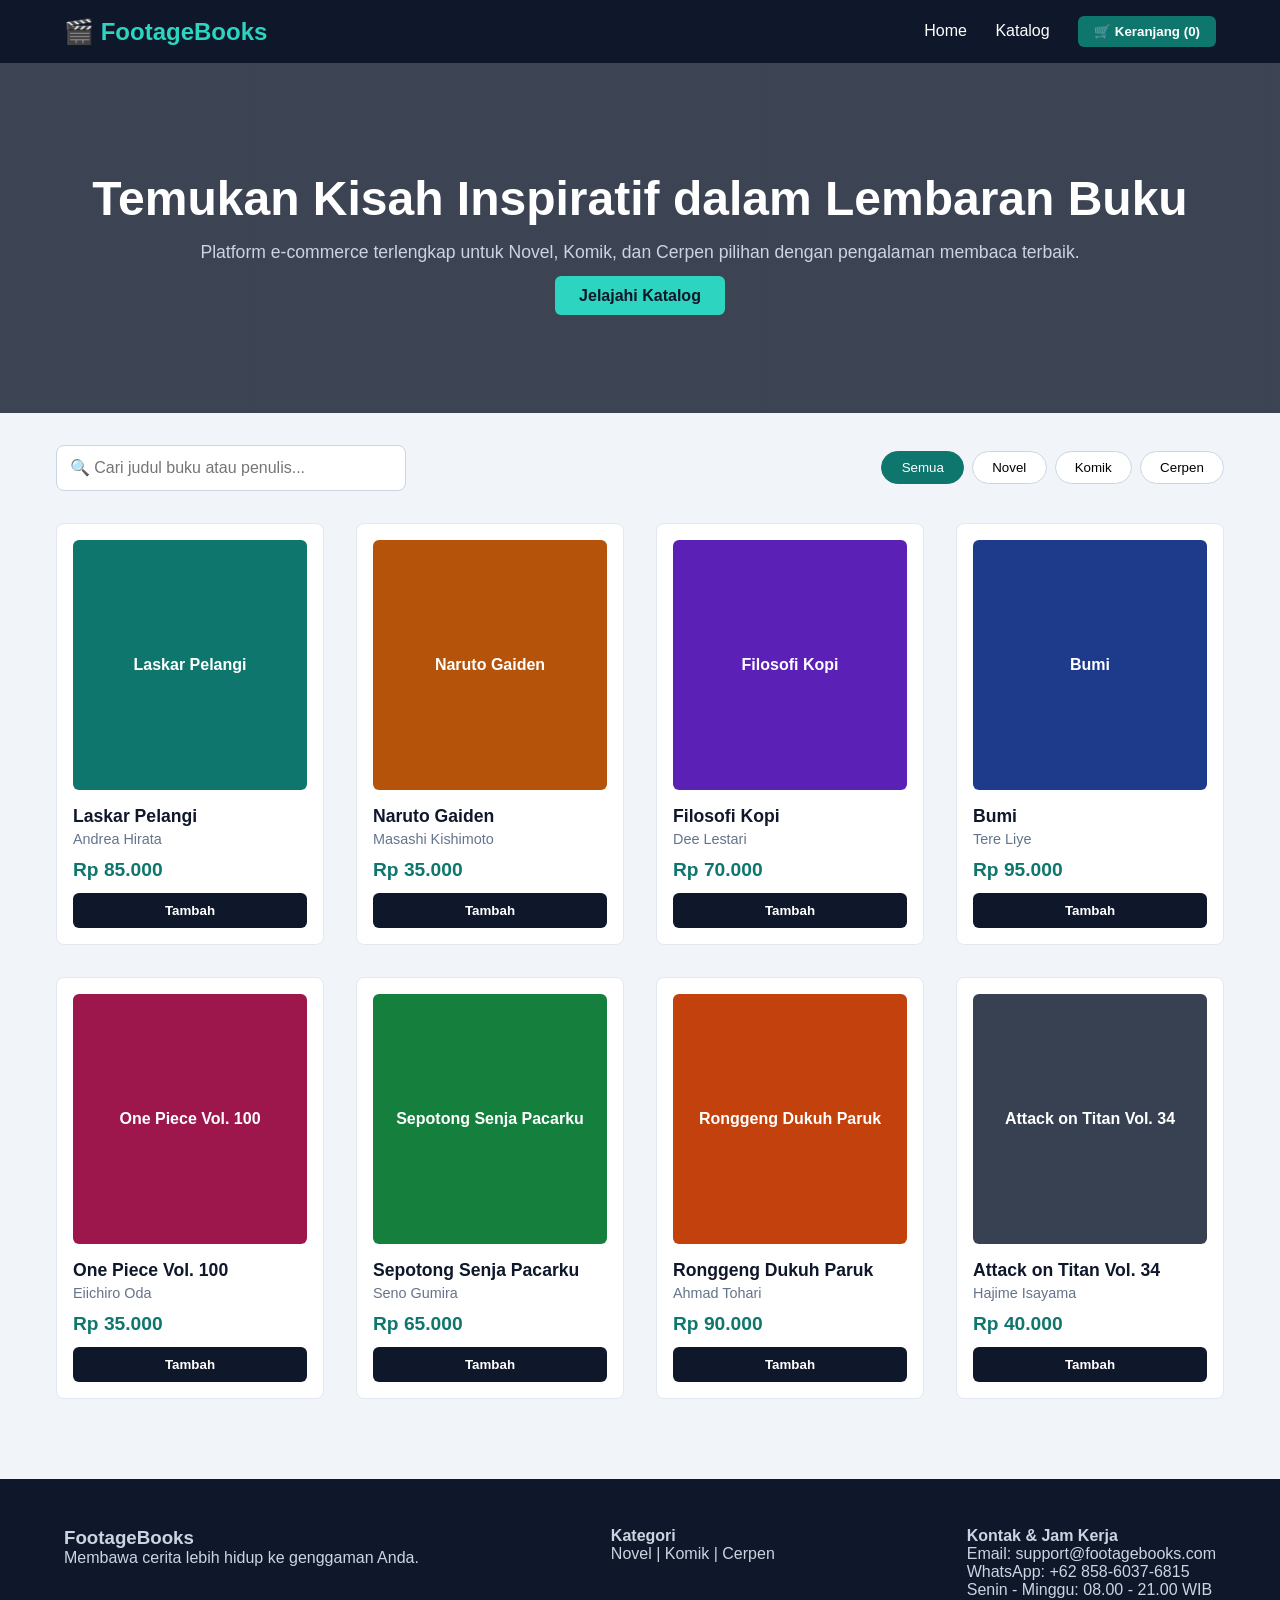
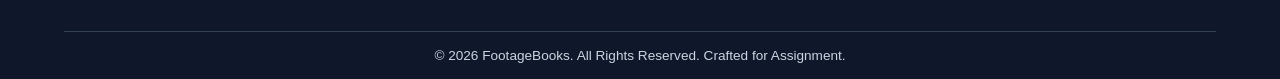
<file: index.html>
<!DOCTYPE html>
<html lang="id">
<head>
    <meta charset="UTF-8">
    <meta name="viewport" content="width=device-width, initial-scale=1.0">
    <title>FootageBooks - Toko Buku Online Modern</title>
    <link rel="stylesheet" href="css/style.css">
    
    <script async src="https://www.googletagmanager.com/gtag/js?id=G-DUMMY123"></script>
    <script>
      window.dataLayer = window.dataLayer || [];
      function gtag(){dataLayer.push(arguments);}
      gtag('js', new Date());
      gtag('config', 'G-DUMMY123');
    </script>
</head>
<body>

    <header>
        <div class="logo">🎬 FootageBooks</div>
        <nav class="nav-links">
            <a href="#hero">Home</a>
            <a href="#katalog">Katalog</a>
            <button id="cart-btn">🛒 Keranjang (<span id="cart-count">0</span>)</button>
        </nav>
    </header>

    <section id="hero" class="hero-banner">
        <div class="hero-content">
            <h1>Temukan Kisah Inspiratif dalam Lembaran Buku</h1>
            <p>Platform e-commerce terlengkap untuk Novel, Komik, dan Cerpen pilihan dengan pengalaman membaca terbaik.</p>
            <a href="#katalog" class="btn-hero">Jelajahi Katalog</a>
        </div>
    </section>

    <div class="container" id="katalog">
        
        <div class="toolbar">
            <input type="text" id="search-input" placeholder="🔍 Cari judul buku atau penulis..." oninput="filterDanCari()">
            <div class="categories">
                <button class="cat-btn active" onclick="filterKategori('semua', event)">Semua</button>
                <button class="cat-btn" onclick="filterKategori('Novel', event)">Novel</button>
                <button class="cat-btn" onclick="filterKategori('Komik', event)">Komik</button>
                <button class="cat-btn" onclick="filterKategori('Cerpen', event)">Cerpen</button>
            </div>
        </div>

        <main class="book-grid" id="book-display">
            </main>
    </div>

    <div class="modal" id="product-modal">
        <div class="modal-content">
            <span class="close-modal" onclick="closeModal()">&times;</span>
            <div class="modal-body" id="modal-body-content">
                </div>
        </div>
    </div>

    <div class="cart-overlay" id="cart-overlay"></div>
    <div class="cart-sidebar" id="cart-sidebar">
        <div class="cart-header">
            <h3>Keranjang Belanja</h3>
            <button class="close-cart" id="close-cart">&times;</button>
        </div>
        
        <div class="cart-items" id="cart-items-container"></div>
        
        <form class="checkout-form" id="order-form" onsubmit="prosesCheckout(event)">
            <h4>Data Pengiriman & Pembayaran</h4>
            <input type="text" id="buyer-name" placeholder="Nama Lengkap" required>
            <textarea id="buyer-address" placeholder="Alamat Lengkap Pengiriman" required></textarea>
            
            <label>Metode Pembayaran (Simulasi Midtrans):</label>
            <select id="payment-method" required>
                <option value="COD (Bayar di Tempat)">💵 COD (Bayar di Tempat)</option>
                <option value="Midtrans - Bank Transfer (BCA)">🏦 Bank Transfer (Virtual Account BCA)</option>
                <option value="Midtrans - E-Wallet (Gopay/Dana)">📱 QRIS / Gopay / Dana</option>
            </select>

            <div class="cart-footer">
                <div class="total-price">
                    <span>Total:</span>
                    <span id="cart-total">Rp 0</span>
                </div>
                <button type="submit" class="btn-checkout">Bayar Sekarang</button>
            </div>
        </form>
    </div>

    <footer>
        <div class="footer-content">
            <div>
                <h3>FootageBooks</h3>
                <p>Membawa cerita lebih hidup ke genggaman Anda.</p>
            </div>
            <div>
                <h4>Kategori</h4>
                <p>Novel | Komik | Cerpen</p>
            </div>
            <div>
                <h4>Kontak & Jam Kerja</h4>
                <p>Email: support@footagebooks.com<br>WhatsApp: +62 858-6037-6815<br>Senin - Minggu: 08.00 - 21.00 WIB</p>
            </div>
        </div>
        <div class="footer-bottom">
            &copy; 2026 FootageBooks. All Rights Reserved. Crafted for Assignment.
        </div>
    </footer>

    <script src="js/app.js"></script>
</body>
</html>
</file>
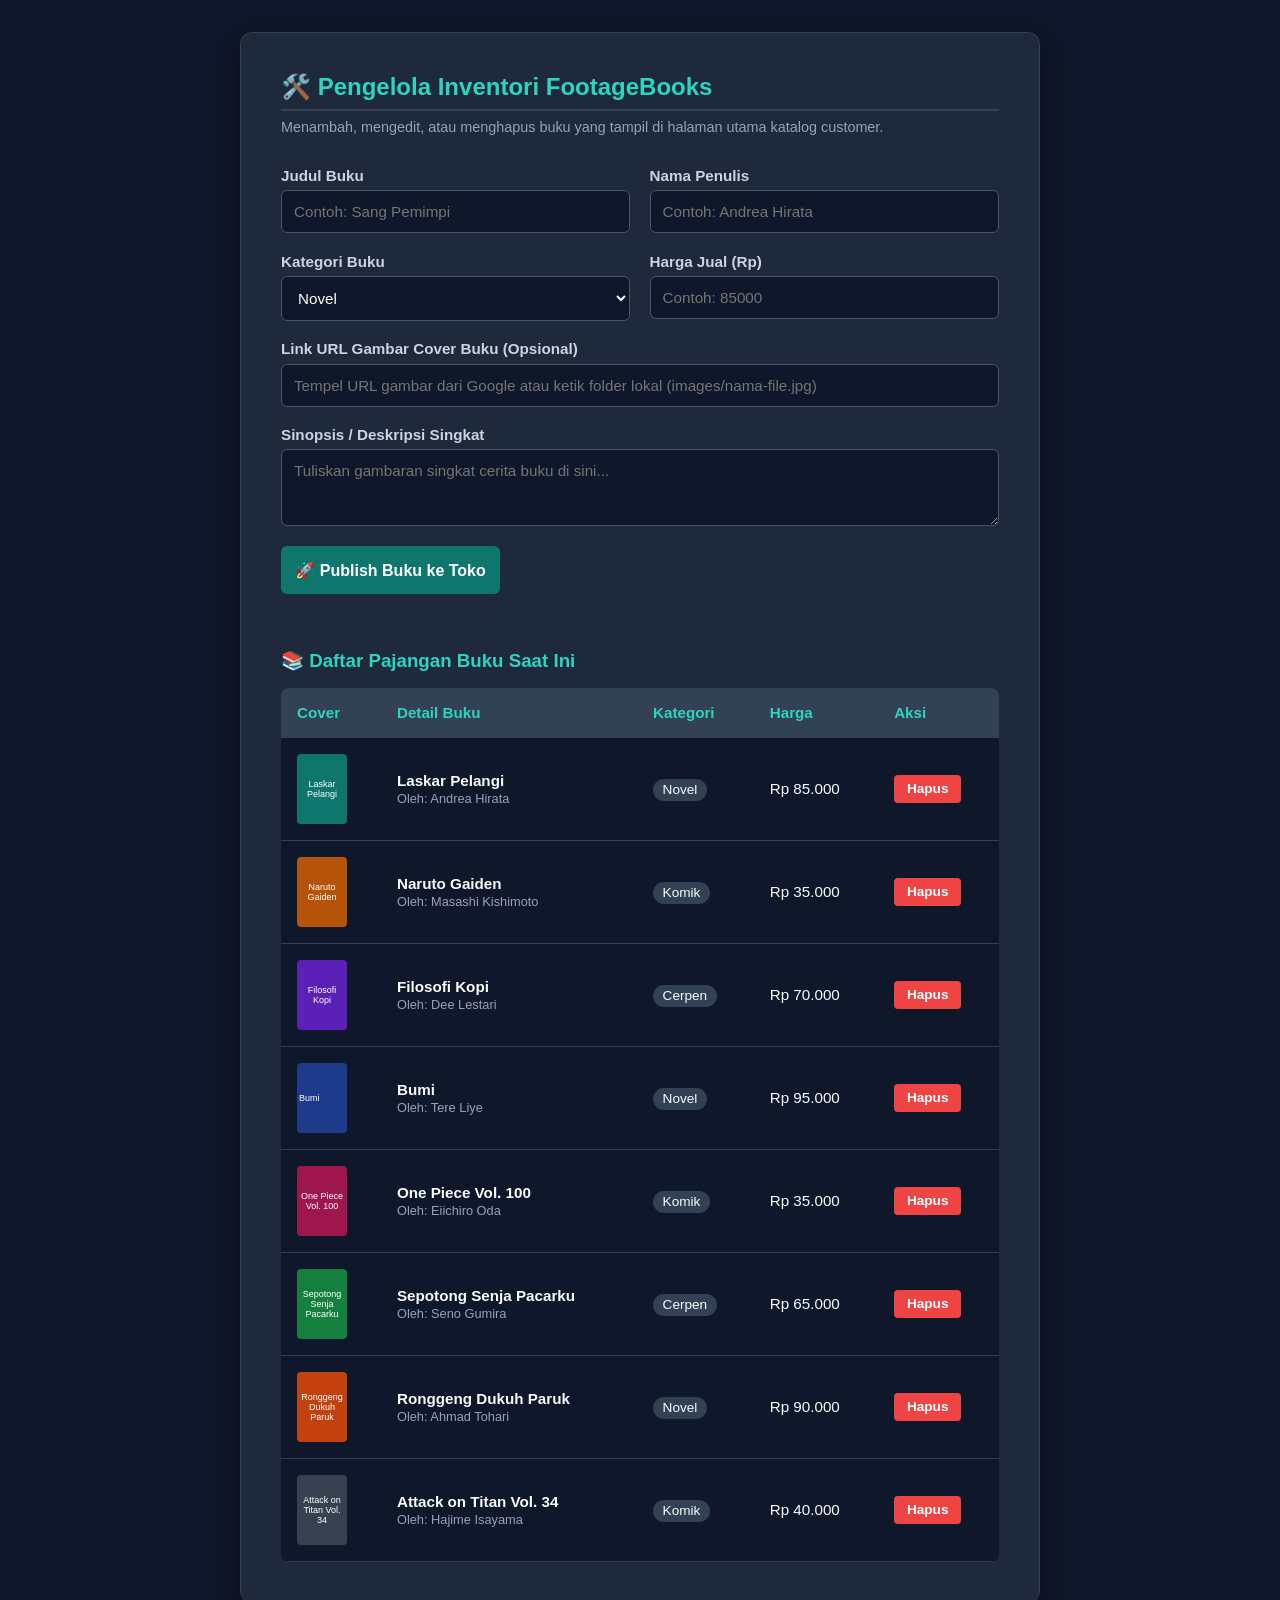
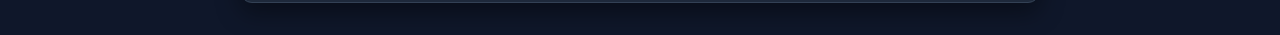
<file: admin.html>
<!DOCTYPE html>
<html lang="id">
<head>
    <meta charset="UTF-8">
    <meta name="viewport" content="width=device-width, initial-scale=1.0">
    <title>FootageBooks - Ruang Pengelola Admin</title>
    <style>
        :root {
            --primary: #0f172a;
            --accent: #0f766e;
            --accent-hover: #14b8a6;
            --bg-dark: #1e293b;
            --text-light: #f8fafc;
        }

        * {
            margin: 0;
            padding: 0;
            box-sizing: border-box;
            font-family: 'Segoe UI', Tahoma, Geneva, Verdana, sans-serif;
        }

        body {
            background-color: var(--primary);
            color: var(--text-light);
            padding: 2rem 1rem;
        }

        .admin-box {
            max-width: 800px;
            margin: 0 auto;
            background: var(--bg-dark);
            padding: 2.5rem;
            border-radius: 12px;
            box-shadow: 0 10px 25px rgba(0,0,0,0.4);
            border: 1px solid #334155;
        }

        h2 {
            color: #2dd4bf;
            margin-bottom: 0.5rem;
            border-bottom: 2px solid #334155;
            padding-bottom: 0.5rem;
        }

        .sub-title {
            color: #94a3b8;
            font-size: 0.9rem;
            margin-bottom: 2rem;
        }

        .form-grid {
            display: grid;
            grid-template-columns: 1fr;
            gap: 1.2rem;
        }

        @media (min-width: 768px) {
            .form-grid {
                grid-template-columns: 1fr 1fr;
            }
            .full-width {
                grid-column: 1 / -1;
            }
        }

        .form-group label {
            display: block;
            margin-bottom: 0.4rem;
            font-weight: 600;
            color: #cbd5e1;
            font-size: 0.95rem;
        }

        .form-group input, .form-group select, .form-group textarea {
            width: 100%;
            padding: 0.75rem;
            background: var(--primary);
            border: 1px solid #475569;
            color: white;
            border-radius: 6px;
            font-size: 0.95rem;
            transition: 0.2s;
        }

        .form-group input:focus, .form-group select:focus, .form-group textarea:focus {
            border-color: #2dd4bf;
            outline: none;
        }

        .btn-save {
            background: var(--accent);
            color: white;
            border: none;
            padding: 0.9rem;
            border-radius: 6px;
            cursor: pointer;
            font-weight: bold;
            font-size: 1rem;
            transition: 0.2s;
            margin-top: 1rem;
        }

        .btn-save:hover {
            background: var(--accent-hover);
        }

        /* Tabel Inventori */
        .table-section {
            margin-top: 3.5rem;
        }

        .table-section h3 {
            color: #2dd4bf;
            margin-bottom: 1rem;
        }

        .table-wrapper {
            overflow-x: auto;
        }

        table {
            width: 100%;
            border-collapse: collapse;
            background: var(--primary);
            border-radius: 8px;
            overflow: hidden;
        }

        th, td {
            padding: 1rem;
            text-align: left;
            border-bottom: 1px solid #334155;
            font-size: 0.95rem;
        }

        th {
            background: #334155;
            color: #2dd4bf;
            font-weight: 600;
        }

        td img {
            border-radius: 4px;
            object-fit: cover;
        }

        .btn-del {
            background: #ef4444;
            color: white;
            border: none;
            padding: 0.4rem 0.8rem;
            border-radius: 4px;
            cursor: pointer;
            font-weight: 600;
            font-size: 0.85rem;
            transition: 0.2s;
        }

        .btn-del:hover {
            background: #dc2626;
        }
    </style>
</head>
<body>

<div class="admin-box">
    <h2>🛠️ Pengelola Inventori FootageBooks</h2>
    <p class="sub-title">Menambah, mengedit, atau menghapus buku yang tampil di halaman utama katalog customer.</p>
    
    <!-- FORM INPUT PRODUK BARU -->
    <div class="form-grid">
        <div class="form-group">
            <label for="title">Judul Buku</label>
            <input type="text" id="title" placeholder="Contoh: Sang Pemimpi">
        </div>
        
        <div class="form-group">
            <label for="author">Nama Penulis</label>
            <input type="text" id="author" placeholder="Contoh: Andrea Hirata">
        </div>
        
        <div class="form-group">
            <label for="category">Kategori Buku</label>
            <select id="category">
                <option value="Novel">Novel</option>
                <option value="Komik">Komik</option>
                <option value="Cerpen">Cerpen</option>
            </select>
        </div>
        
        <div class="form-group">
            <label for="price">Harga Jual (Rp)</label>
            <input type="number" id="price" placeholder="Contoh: 85000">
        </div>
        
        <div class="form-group full-width">
            <label for="image">Link URL Gambar Cover Buku (Opsional)</label>
            <input type="text" id="image" placeholder="Tempel URL gambar dari Google atau ketik folder lokal (images/nama-file.jpg)">
        </div>

        <div class="form-group full-width">
            <label for="desc">Sinopsis / Deskripsi Singkat</label>
            <textarea id="desc" rows="3" placeholder="Tuliskan gambaran singkat cerita buku di sini..."></textarea>
        </div>
    </div>
    
    <button class="btn-save" onclick="tambahBukuKeToko()">🚀 Publish Buku ke Toko</button>

    <!-- TABEL MONITORING STOK -->
    <div class="table-section">
        <h3>📚 Daftar Pajangan Buku Saat Ini</h3>
        <div class="table-wrapper">
            <table>
                <thead>
                    <tr>
                        <th>Cover</th>
                        <th>Detail Buku</th>
                        <th>Kategori</th>
                        <th>Harga</th>
                        <th>Aksi</th>
                    </tr>
                </thead>
                <tbody id="admin-table-body">
                    <!-- Data buku di-render otomatis dari JavaScript -->
                </tbody>
            </table>
        </div>
    </div>
</div>

<script>
    // Database Default awal jika localStorage masih kosong (Sama dengan app.js)
    const defaultInitial = [
        { id: 1, title: "Laskar Pelangi", author: "Andrea Hirata", price: 85000, category: "Novel", color: "#0f766e", image: "", desc: "Kisah inspiratif perjuangan 10 anak Belitung mengejar mimpi lewat jalur pendidikan formal di tengah keterbatasan." },
        { id: 2, title: "Naruto Gaiden", author: "Masashi Kishimoto", price: 35000, category: "Komik", color: "#b45309", image: "", desc: "Petualangan seru generasi baru ninja Konoha yang dipimpin oleh Sarada Uchiha mencari jati dirinya." },
        { id: 3, title: "Filosofi Kopi", author: "Dee Lestari", price: 70000, category: "Cerpen", color: "#5b21b6", image: "", desc: "Kumpulan cerita pendek penuh makna tentang persahabatan, cinta, dan secangkir kopi hitam yang jujur." },
        { id: 4, title: "Bumi", author: "Tere Liye", price: 95000, category: "Novel", color: "#1e3a8a", image: "", desc: "Dunia paralel fantasi yang menegangkan mengenai petualangan tiga remaja SMA yang memiliki kekuatan unik." }
    ];

    let currentData = JSON.parse(localStorage.getItem('footage_books_data')) || defaultInitial;

    // Fungsi menyimpan perubahan data ke local storage dan me-refresh tabel admin
    function sinkronkanData() {
        localStorage.setItem('footage_books_data', JSON.stringify(currentData));
        renderTabelAdmin();
    }

    // Fungsi merender list buku ke dalam baris tabel
    function renderTabelAdmin() {
        const tbody = document.getElementById('admin-table-body');
        tbody.innerHTML = "";
        
        if (currentData.length === 0) {
            tbody.innerHTML = "<tr><td colspan='5' style='text-align:center; color:#94a3b8; padding: 2rem;'>Belum ada koleksi buku di toko Anda.</td></tr>";
            return;
        }

        currentData.forEach(b => {
            // Cek apakah ada gambar cover, jika tidak ada pakai kotak abu dummy kecil
            const kolomCover = b.image 
                ? `<img src="${b.image}" width="50" height="70" alt="Cover">`
                : `<div style="width:50px; height:70px; background:${b.color || '#475569'}; border-radius:4px; font-size:9px; display:flex; align-items:center; text-align:center; color:white; padding:2px; overflow:hidden;">${b.title}</div>`;

            tbody.innerHTML += `
                <tr>
                    <td>${kolomCover}</td>
                    <td>
                        <strong>${b.title}</strong><br>
                        <span style="font-size:0.8rem; color:#94a3b8;">Oleh: ${b.author}</span>
                    </td>
                    <td><span style="background:#334155; padding:0.2rem 0.6rem; border-radius:12px; font-size:0.85rem;">${b.category}</span></td>
                    <td>Rp ${b.price.toLocaleString('id-ID')}</td>
                    <td><button class="btn-del" onclick="hapusBukuDariToko(${b.id})">Hapus</button></td>
                </tr>
            `;
        });
    }

    // Fungsi menambahkan entri buku baru dari form input
    function tambahBukuKeToko() {
        const title = document.getElementById('title').value.trim();
        const author = document.getElementById('author').value.trim();
        const category = document.getElementById('category').value;
        const price = parseInt(document.getElementById('price').value);
        const image = document.getElementById('image').value.trim();
        const desc = document.getElementById('desc').value.trim() || "Tidak ada sinopsis untuk buku ini.";

        if (!title || !author || !price) {
            alert("⚠️ Kolom Judul, Penulis, dan Harga wajib diisi!");
            return;
        }

        // Generate acak background warna jikalau admin tidak mengisi link gambar
        const hexColors = ["#0f766e", "#1e3a8a", "#5b21b6", "#9d174d", "#c2410c", "#15803d", "#374151"];
        const randomColor = hexColors[Math.floor(Math.random() * hexColors.length)];

        const bukuBaru = {
            id: Date.now(), // ID Unik berbasis waktu token
            title: title,
            author: author,
            category: category,
            price: price,
            image: image,
            desc: desc,
            color: randomColor
        };

        currentData.push(bukuBaru);
        sinkronkanData();

        // Reset semua isian form kembali kosong
        document.getElementById('title').value = "";
        document.getElementById('author').value = "";
        document.getElementById('price').value = "";
        document.getElementById('image').value = "";
        document.getElementById('desc').value = "";
        
        alert("🎉 Berhasil! Buku '" + title + "' telah dipajang di toko.");
    }

    // Fungsi menghapus buku
    function hapusBukuDariToko(id) {
        if (confirm("Apakah Anda yakin ingin menurunkan buku ini dari etalase toko?")) {
            currentData = currentData.filter(item => item.id !== id);
            sinkronkanData();
        }
    }

    // Jalankan render tabel otomatis saat halaman admin dibuka pertama kali
    sinkronkanData();
</script>
</body>
</html>
</file>
<file: css/style.css>
:root {
    --primary: #0f172a;
    --accent: #0f766e;
    --accent-hover: #14b8a6;
    --light: #f8fafc;
    --dark: #334155;
}

* {
    margin: 0;
    padding: 0;
    box-sizing: border-box;
    font-family: 'Segoe UI', Tahoma, Geneva, Verdana, sans-serif;
}

html {
    scroll-behavior: smooth;
}

body {
    background-color: #f1f5f9;
    color: var(--primary);
}

/* NAVBAR */
header {
    background-color: var(--primary);
    color: white;
    padding: 1rem 5%;
    display: flex;
    justify-content: space-between;
    align-items: center;
    position: sticky;
    top: 0;
    z-index: 100;
}

.logo {
    font-size: 1.5rem;
    font-weight: bold;
    color: #2dd4bf;
}

.nav-links a {
    color: white;
    text-decoration: none;
    margin-right: 1.5rem;
}

#cart-btn {
    background: var(--accent);
    color: white;
    border: none;
    padding: 0.5rem 1rem;
    border-radius: 6px;
    cursor: pointer;
    font-weight: bold;
    transition: 0.3s;
}

#cart-btn:hover {
    background: var(--accent-hover);
}

/* HERO BANNER */
.hero-banner {
    background: linear-gradient(rgba(15, 23, 42, 0.8), rgba(15, 23, 42, 0.8)), url('https://picsum.photos/1200/400') no-repeat center center/cover;
    height: 350px;
    display: flex;
    align-items: center;
    justify-content: center;
    text-align: center;
    color: white;
    padding: 0 1rem;
}

.hero-content h1 {
    font-size: 2.2rem;
    margin-bottom: 1rem;
}

.hero-content p {
    font-size: 1.1rem;
    margin-bottom: 1.5rem;
    color: #cbd5e1;
}

.btn-hero {
    background: #2dd4bf;
    color: var(--primary);
    padding: 0.7rem 1.5rem;
    text-decoration: none;
    border-radius: 6px;
    font-weight: bold;
}

/* CONTAINER & TOOLBAR */
.container {
    max-width: 1200px;
    margin: 2rem auto;
    padding: 0 1rem;
}

.toolbar {
    display: flex;
    flex-direction: column;
    gap: 1rem;
    margin-bottom: 2rem;
}

#search-input {
    width: 100%;
    padding: 0.8rem;
    border: 1px solid #cbd5e1;
    border-radius: 8px;
    font-size: 1rem;
}

.categories {
    display: flex;
    gap: 0.5rem;
    overflow-x: auto;
}

.cat-btn {
    background: white;
    border: 1px solid #cbd5e1;
    padding: 0.5rem 1.2rem;
    border-radius: 20px;
    cursor: pointer;
    white-space: nowrap;
}

.cat-btn.active, .cat-btn:hover {
    background: var(--accent);
    color: white;
    border-color: var(--accent);
}

/* GRID KATALOG PRODUK */
.book-grid {
    display: grid;
    grid-template-columns: repeat(auto-fill, minmax(220px, 1fr));
    gap: 2rem;
}

.book-card {
    background: white;
    border-radius: 8px;
    padding: 1rem;
    border: 1px solid #e2e8f0;
    display: flex;
    flex-direction: column;
    justify-content: space-between;
    transition: 0.3s;
}

.book-card:hover {
    transform: translateY(-5px);
    box-shadow: 0 10px 15px -3px rgba(0,0,0,0.1);
}

.book-cover {
    width: 100%;
    height: 250px;
    color: white;
    display: flex;
    align-items: center;
    justify-content: center;
    text-align: center;
    font-weight: bold;
    padding: 1rem;
    border-radius: 6px;
    margin-bottom: 1rem;
    cursor: pointer;
}

.book-title {
    font-weight: bold;
    font-size: 1.1rem;
    margin-bottom: 0.3rem;
}

.book-author {
    color: #64748b;
    font-size: 0.9rem;
    margin-bottom: 0.7rem;
}

.book-price {
    color: var(--accent);
    font-weight: bold;
    font-size: 1.2rem;
    margin-bottom: 0.8rem;
}

.btn-add {
    background: var(--primary);
    color: white;
    border: none;
    padding: 0.6rem;
    width: 100%;
    border-radius: 6px;
    cursor: pointer;
    font-weight: bold;
}

/* MODAL DETAIL BUKU */
.modal {
    display: none;
    position: fixed;
    top: 0; left: 0; width: 100%; height: 100%;
    background: rgba(0,0,0,0.6);
    z-index: 200;
    justify-content: center;
    align-items: center;
}

.modal-content {
    background: white;
    padding: 2rem;
    border-radius: 8px;
    max-width: 500px;
    width: 90%;
    position: relative;
    animation: fadeIn 0.3s ease;
}

.close-modal {
    position: absolute;
    top: 1rem; right: 1rem;
    font-size: 1.5rem; cursor: pointer;
}

/* SIDEBAR KERANJANG */
.cart-sidebar {
    position: fixed;
    top: 0; right: -450px;
    width: 100%; max-width: 400px; height: 100%;
    background: white; z-index: 150;
    padding: 2rem; display: flex;
    flex-direction: column; transition: 0.4s right ease;
    box-shadow: -5px 0 15px rgba(0,0,0,0.1);
}

.cart-sidebar.open { right: 0; }
.cart-overlay { display: none; position: fixed; top: 0; left: 0; width: 100%; height: 100%; background: rgba(0,0,0,0.5); z-index: 140; }
.cart-overlay.open { display: block; }
.cart-header { display: flex; justify-content: space-between; align-items: center; margin-bottom: 1.5rem; }
.close-cart { font-size: 1.5rem; background: none; border: none; cursor: pointer; }
.cart-items { flex-grow: 1; overflow-y: auto; }

.cart-item {
    display: flex; justify-content: space-between; align-items: center;
    margin-bottom: 1rem; padding-bottom: 1rem; border-bottom: 1px solid #e2e8f0;
}

.qty-input { width: 50px; padding: 0.2rem; text-align: center; margin-left: 0.5rem; }
.btn-remove { color: #ef4444; background: none; border: none; cursor: pointer; font-size: 0.85rem; }

.checkout-form input, .checkout-form textarea, .checkout-form select {
    width: 100%; padding: 0.5rem; margin-bottom: 0.5rem; border: 1px solid #cbd5e1; border-radius: 4px;
}

.total-price { display: flex; justify-content: space-between; font-weight: bold; font-size: 1.2rem; margin: 1rem 0; }
.btn-checkout { background: #0d9488; color: white; border: none; width: 100%; padding: 0.8rem; border-radius: 6px; font-weight: bold; cursor: pointer; }

/* FOOTER */
footer { background: var(--primary); color: #cbd5e1; padding: 3rem 5% 1rem 5%; margin-top: 5rem; }
.footer-content { display: flex; flex-direction: column; gap: 2rem; margin-bottom: 2rem; }
.footer-bottom { text-align: center; border-top: 1px solid #334155; padding-top: 1rem; font-size: 0.85rem; }

/* --- RESPONSIVE MEDIA QUERIES --- */
@media (min-width: 768px) {
    .toolbar { flex-direction: row; justify-content: space-between; align-items: center; }
    #search-input { width: 350px; }
    .footer-content { flex-direction: row; justify-content: space-between; }
    .hero-content h1 { font-size: 3rem; }
}

@keyframes fadeIn {
    from { opacity: 0; transform: scale(0.9); }
    to { opacity: 1; transform: scale(1); }
}
</file>
